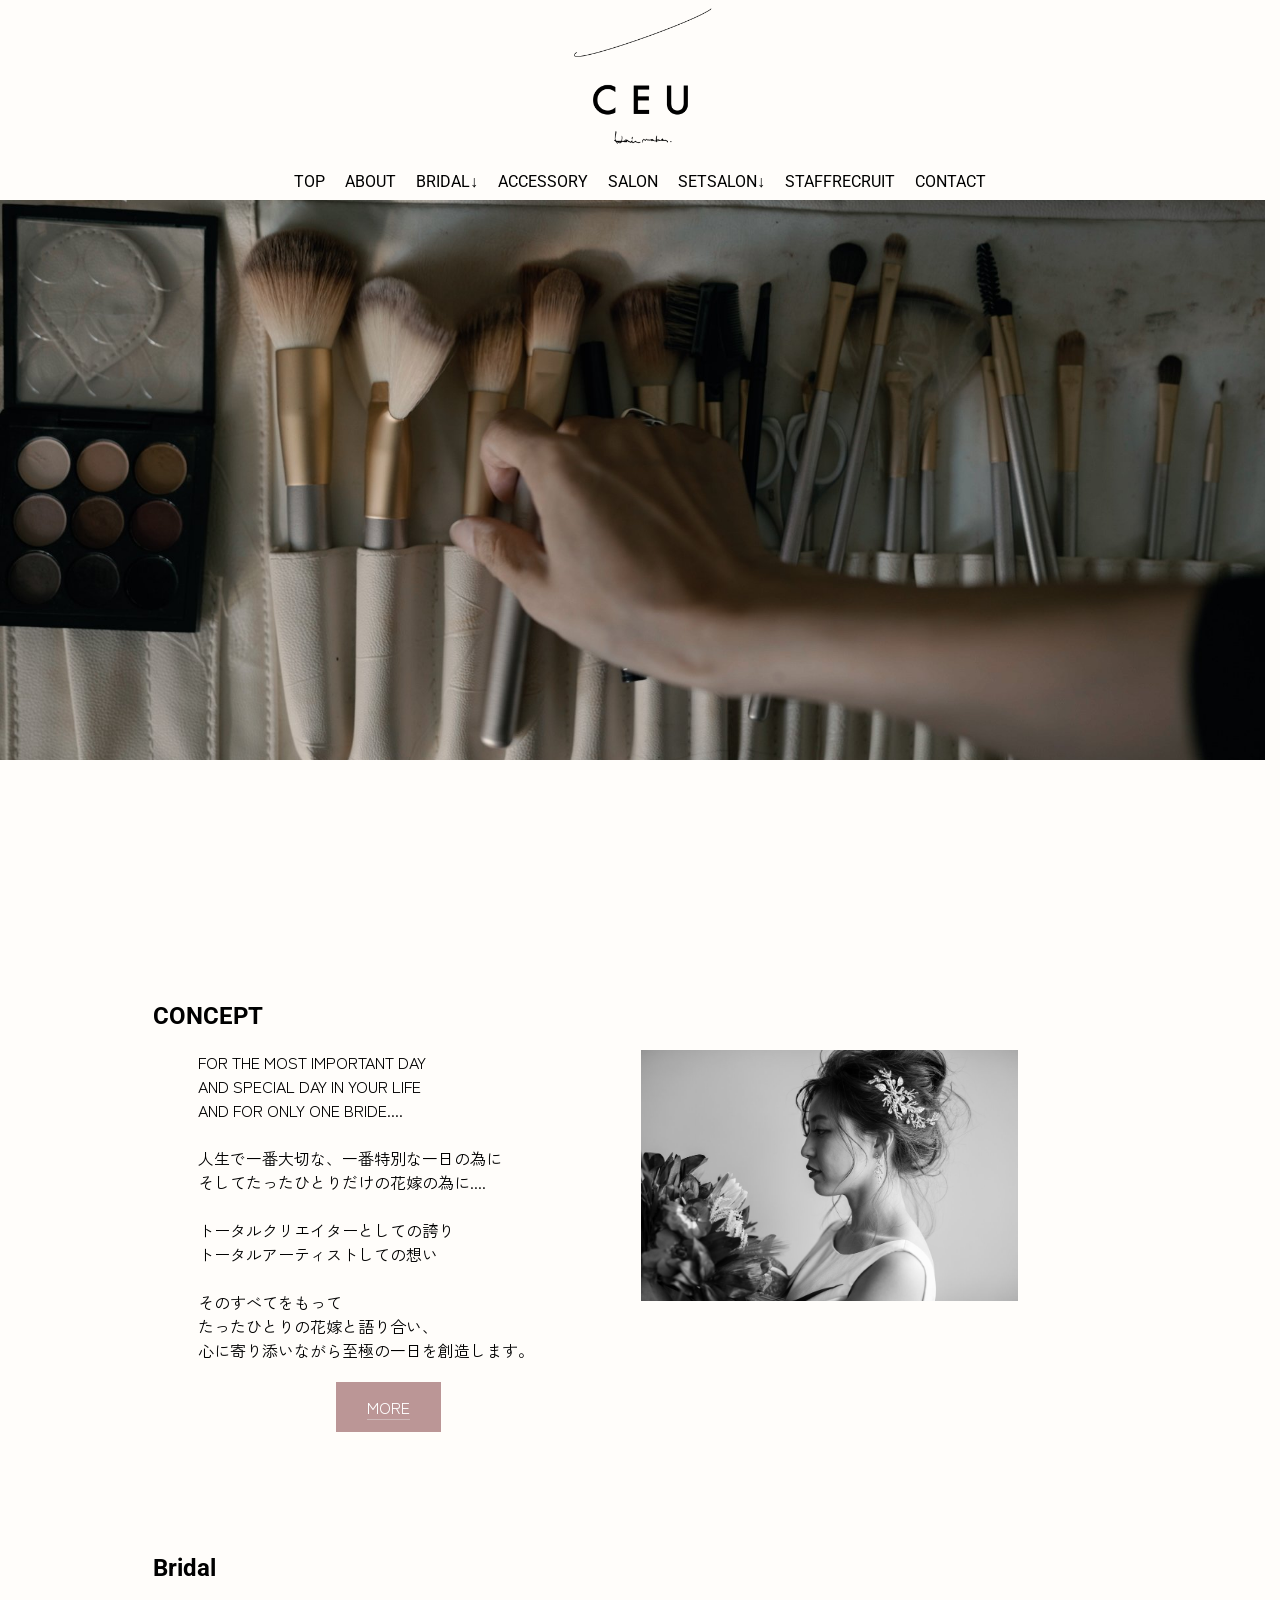
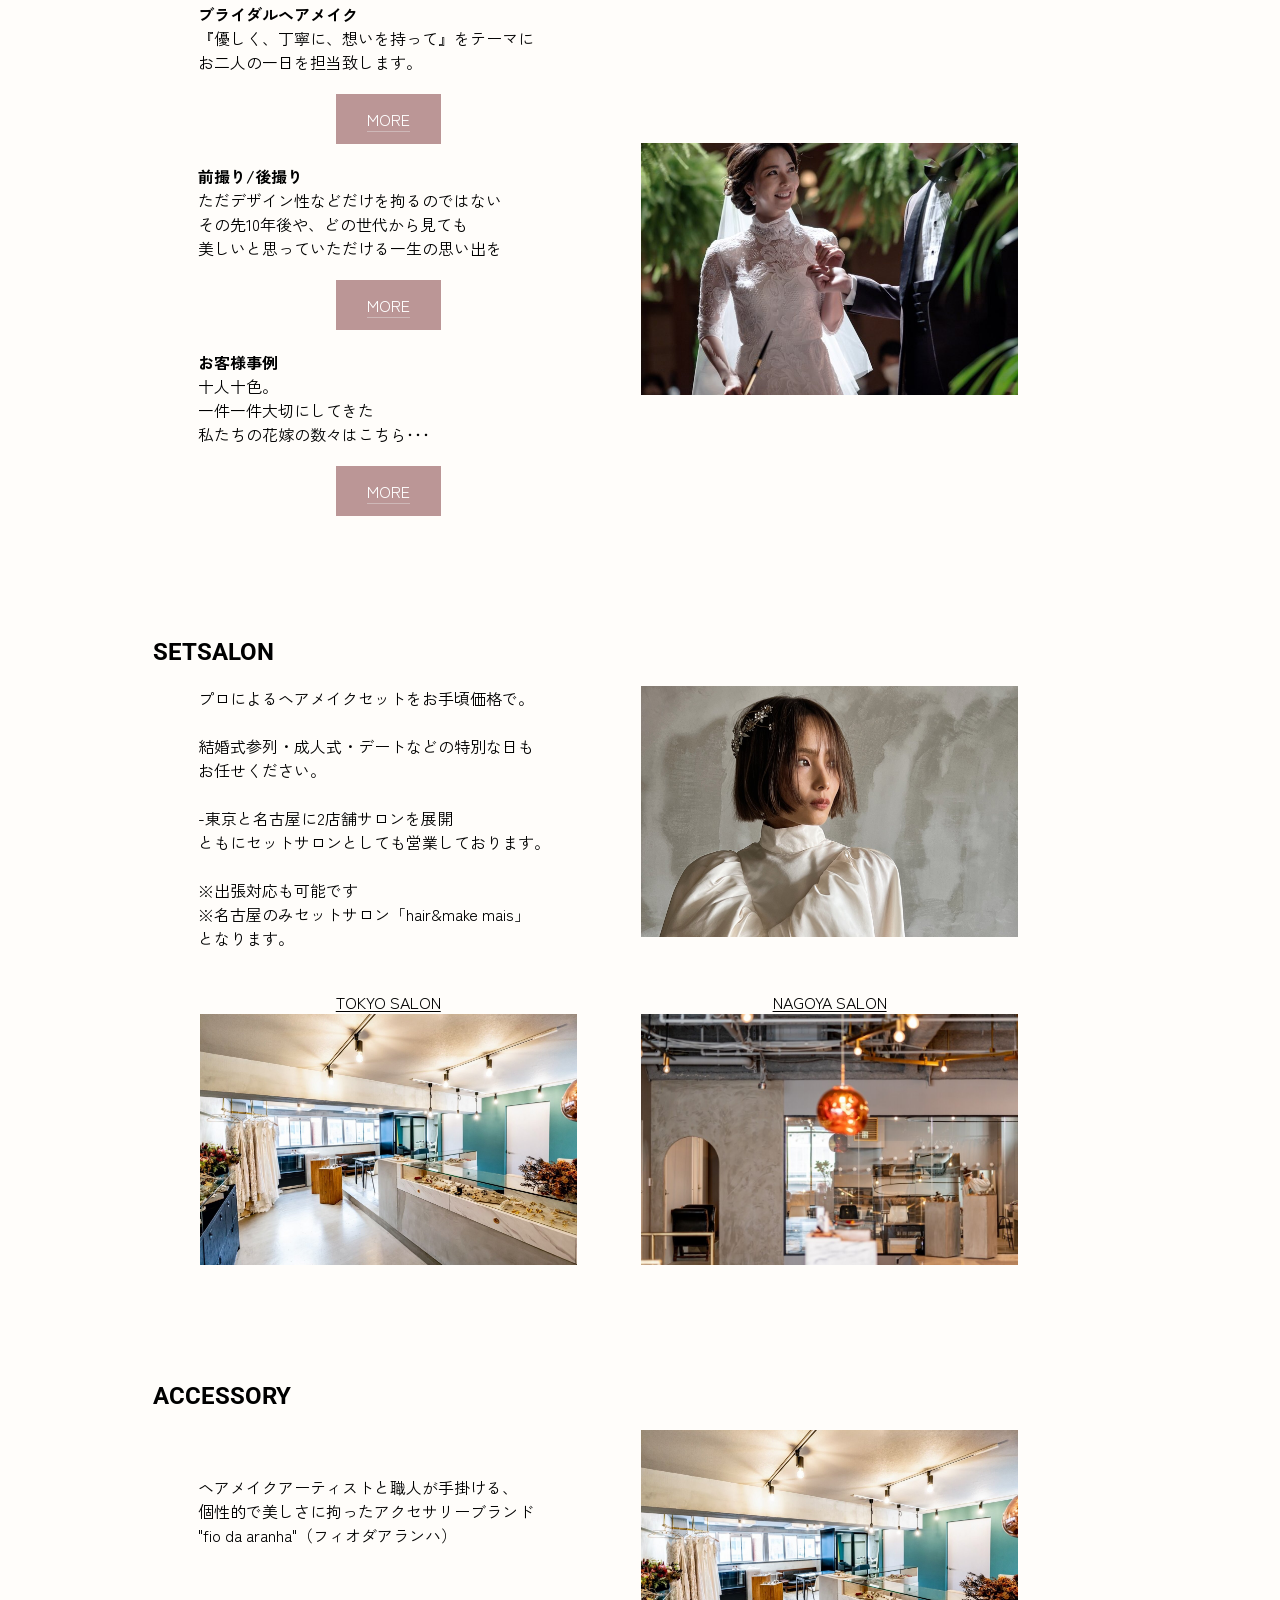
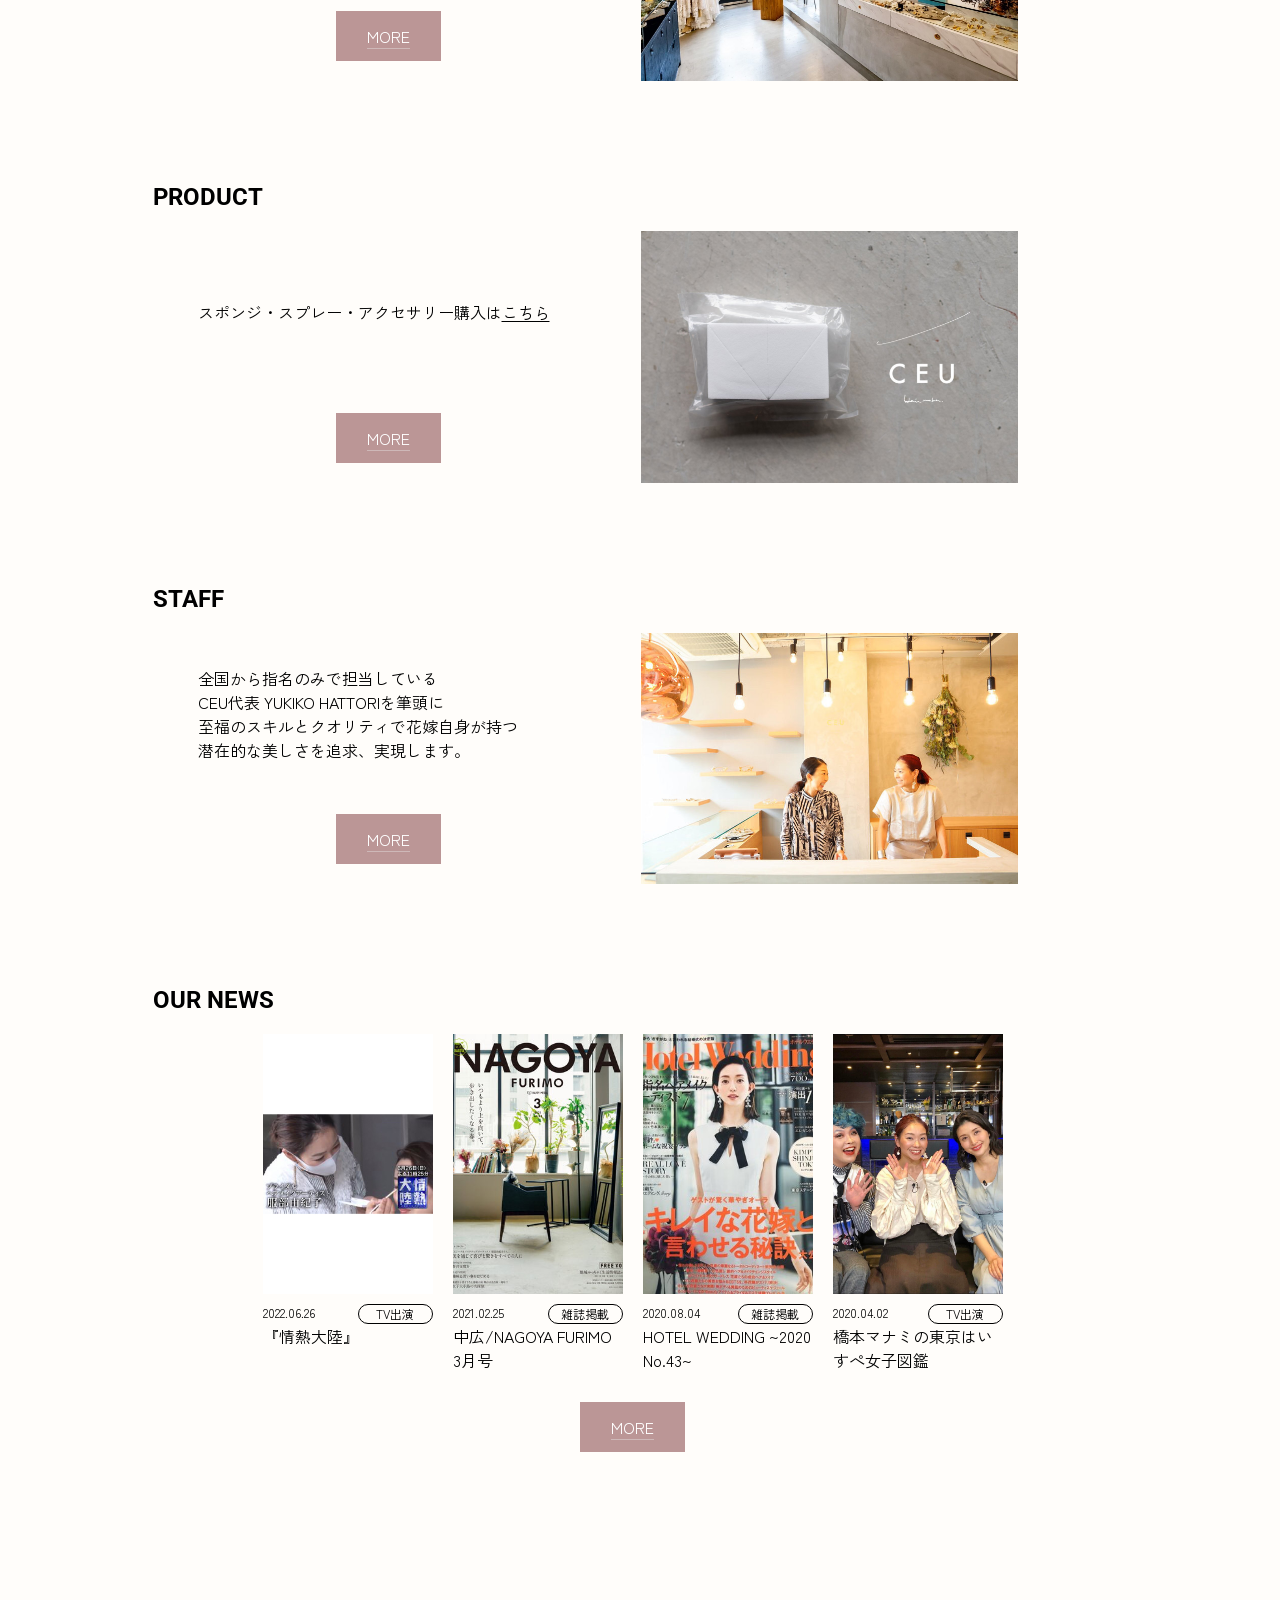
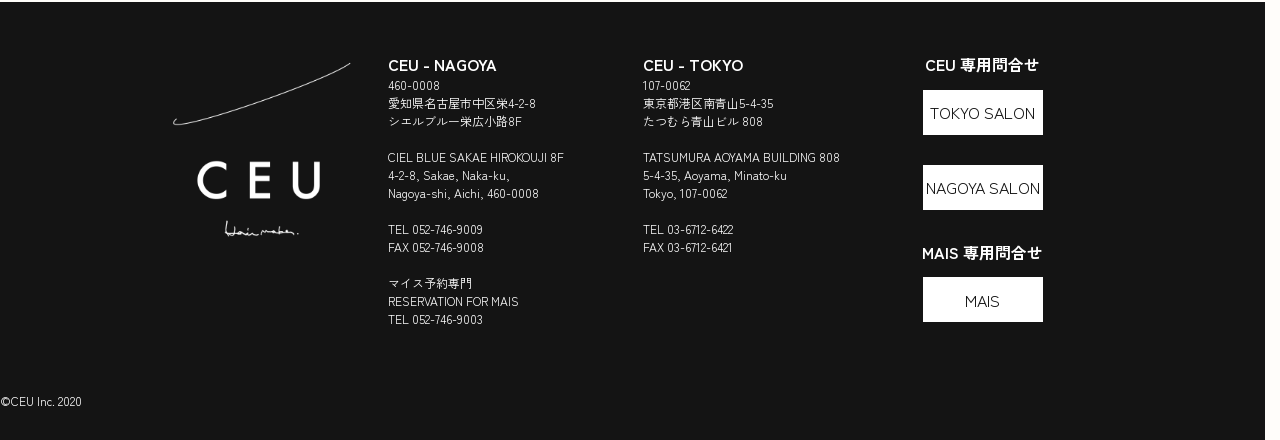
<file: index.html>
<!DOCTYPE html>
<head>
    <title>TOP — CEU -Hairmakeup-</title>
    <link rel="stylesheet" href="css/reset.css">
    <link rel="stylesheet" href="css/style.css">
    <!-- google font -->
    <link rel="preconnect" href="https://fonts.googleapis.com">
    <link rel="preconnect" href="https://fonts.gstatic.com" crossorigin>
    <link href="https://fonts.googleapis.com/css2?family=Noto+Sans+JP:wght@100..900&family=Noto+Serif+JP:wght@200..900&family=Roboto:ital,wght@0,100..900;1,100..900&family=Zen+Kaku+Gothic+New&display=swap" rel="stylesheet">
    <!-- <meta name="color-scheme" content="light"> -->
    <meta name="viewport" content="width=device-width, initial-scale=1.0">
</head>
<body>
    <div id="wrapper">
    <header class="Header Header--top">
        <div id="he-imgbox">
            <a href="https://www.ceu0116.com/">
                <img src="./img/LOGO.png">
            </a>
        </div>
        <!-- nav -->
        <nav id="header-nav" class="header-nav"><ul id="menu-main" class="h-ul">
            <li class="header-items"><a href="/">TOP</a></li>
            <li class="header-items"><a href="/">ABOUT</a></li>
            <li class="header-items"><a href="/">BRIDAL</a><button class="sub-menu-btn">↓</button>
                <ul class="sub-menu">
                    <li class="sub-menu-items"><a href="/">BRIDAL HAIR MAKE</a></li>
                    <li class="sub-menu-items"><a href="/">前撮り/後撮り</a></li>
                    <li class="sub-menu-items"><a href="/">お客様事例</a></li>
                </ul>
            </li>
            <li class="header-items"><a href="/">ACCESSORY</a></li>
            <li class="header-items"><a href="/">SALON</a></li>
            <li class="header-items"><a href="/">SETSALON</a><button class="sub-menu-btn">↓</button>
                <ul class="sub-menu">
                    <li class="sub-menu-items"><a href="/">CEU - TOKYO</a></li>
                    <li class="sub-menu-items"><a href="/">CEU - NAGOYA</a></li>
                </ul>
            </li>
            <li class="header-items"><a href="/">STAFFRECRUIT</a></li>
            <li class="header-items"><a href="/">CONTACT</a></li>
        </ul></nav>
        <!-- nav responsive -->
        <a href="#0" id="header-nav-toggle" class="header-nav-toggle">Menu<span></span></a>
    </header>
    <!-- ヘッド画像 -->
    <div class="headimg">
        <img src="./img/head01.jpg">
    </div>
    <div id="main-content">

        <!-- concept -->
        <section id="concept" class="sections sections-rest">
            <h2 class="sec_h">CONCEPT</h2>
            <div class="img_container">
                <img class="sec_img" src="./img/sec01.jpg">
            </div>
            <p class="sec_p">
                FOR THE MOST IMPORTANT DAY<br>
                AND SPECIAL DAY IN YOUR LIFE<br>
                AND FOR ONLY ONE BRIDE....<br>
                <br>
                人生で一番大切な、一番特別な一日の為に<br>
                そしてたったひとりだけの花嫁の為に....<br>
                <br>
                トータルクリエイターとしての誇り<br>
                トータルアーティストしての想い<br>
                <br>
                そのすべてをもって<br>
                たったひとりの花嫁と語り合い、<br>
                心に寄り添いながら至極の一日を創造します。
            </p>
            <span class="sec_more more-btn">
                <a href="./">MORE</a>
            </span>
        </section>

        <!-- ブライダル -->
        <section id="Bridal" class="Bridal sections sections-rest">
            <div class="img_container">
                <img class="sec_img" src="./img/sec05.jpg">
            </div>
            <!-- 1 -->
            <h2 class="sec_h">Bridal</h2>
            <p class="sec_p br-sec_p1">
                <strong>ブライダルヘアメイク</strong><br>
                『優しく、丁寧に、想いを持って』をテーマに<br>
                お二人の一日を担当致します。
            </p>
            <span class="sec_more more-btn">
                <a href="./">MORE</a>
            </span>
            <!-- 2 -->
            <p class="sec_p br-sec_p2">
                <strong>前撮り/後撮り</strong><br>
                ただデザイン性などだけを拘るのではない<br>
                その先10年後や、どの世代から見ても<br>
                美しいと思っていただける一生の思い出を
            </p>
            <span class="sec_more more-btn br-sec_btn2">
                <a href="./">MORE</a>
            </span>
            <!-- 3 -->
            <p class="sec_p br-sec_p3">
                <strong>お客様事例</strong><br>
                十人十色。<br>
                一件一件大切にしてきた<br>
                私たちの花嫁の数々はこちら･･･
            </p>
            <span class="sec_more more-btn br-sec_btn3">
                <a href="./">MORE</a>
            </span>
        </section>

        <!-- セットサロン -->
        <section id="setsalon" class="setsalon sections sections-rest">
            <div class="img_container">
                <img id="img_setsalon" class="sec_img" src="./img/sec03.jpg">
            </div>
            <h2 class="sec_h">SETSALON</h2>
            <p class="sec_p">
                プロによるヘアメイクセットをお手頃価格で。<br>
                <br>
                結婚式参列・成人式・デートなどの特別な日も<br>
                お任せください。<br>
                <br>
                -東京と名古屋に2店舗サロンを展開<br>
                ともにセットサロンとしても営業しております。<br>
                <br>
                ※出張対応も可能です<br>
                ※名古屋のみセットサロン「hair&make mais」<br>
                となります。
            </p>
            <!-- <span class="sec_more more-btn">
                <a href="./">MORE</a>
            </span> -->
            <p class="setsalon_exp">
                
            </p>
            <span class="setsalon_imgs sts_i1 imgbox">
                <a href="./">TOKYO SALON</a>
                <img id="img_setsalon" src="./img/sec02.jpg">
            </span>
            <span class="setsalon_imgs sts_i2 imgbox">
                <a href="./">NAGOYA SALON</a>
                <img id="img_setsalon" src="./img/sec04.jpg">
            </span>
        </section>

        <!-- アクセサリー -->
        <section id="accessory" class="sections sections-rest">
            <div class="img_container">
                <img class="sec_img" src="./img/sec02.jpg">
            </div>
            <h2 class="sec_h">ACCESSORY</h2>
            <p class="sec_p">
                ヘアメイクアーティストと職人が手掛ける、<br>
                個性的で美しさに拘ったアクセサリーブランド<br>
                "fio da aranha"（フィオダアランハ）
            </p>
            <span class="sec_more more-btn">
                <a href="./">MORE</a>
            </span>
        </section>

        <!-- PRODUCT -->
        <section id="product" class="sections sections-rest">
            <div class="img_container">
                <img class="sec_img" src="./img/sec06.jpg">
            </div>
            <h2 class="sec_h">PRODUCT</h2>
            <p class="sec_p">
                スポンジ・スプレー・アクセサリー購入は<a href="./">こちら</a>
            </p>
            <span class="sec_more more-btn">
                <a href="./">MORE</a>
            </span>
        </section>

        <!-- STAFF -->
        <section id="staff" class="sections sections-rest">
            <div class="img_container">
                <img class="sec_img" src="./img/sec07.jpg">
            </div>
            <h2 class="sec_h">STAFF</h2>
            <p class="sec_p">
                全国から指名のみで担当している<br>
                CEU代表 YUKIKO HATTORIを筆頭に<br>
                至福のスキルとクオリティで花嫁自身が持つ<br>
                潜在的な美しさを追求、実現します。
            </p>
            <span class="sec_more more-btn">
                <a href="./">MORE</a>
            </span>
        </section>

        <!-- NEWS -->
        <section id="news" class="news sections-rest">
            <h2 class="sec_h">OUR NEWS</h2>
            <div class="newsbox">
                <ul class="list--news">
                    <li class="inview view">
                        <a href="./">
                        <div class="newsimgbox">
                            <img src="./img/news01.jpg">
                        </div>
                        <p class="date">2022.06.26<span class="category">TV出演</span></p>
                        <p class="tit">『情熱大陸』</p>
                        </a>
                    </li>
                    <li class="inview view">
                        <a href="./">
                        <div class="newsimgbox">
                            <img src="./img/news02.jpg">
                        </div>
                        <p class="date">2021.02.25<span class="category">雑誌掲載</span></p>
                        <p class="tit">中広/NAGOYA FURIMO 3月号</p>
                        </a>
                    </li>
                    <li class="inview view">
                        <a href="./">
                        <div class="newsimgbox">
                            <img src="./img/news03.jpg">
                        </div>
                        <p class="date">2020.08.04<span class="category">雑誌掲載</span></p>
                        <p class="tit">HOTEL WEDDING ~2020 No.43~</p>
                        </a>
                    </li>
                    <li class="inview view">
                        <a href="./">
                        <div class="newsimgbox">
                            <img src="./img/news04.jpg">
                        </div>
                        <p class="date">2020.04.02<span class="category">TV出演</span></p>
                        <p class="tit">橋本マナミの東京はいすぺ女子図鑑</p>
                        </a>
                    </li>
                </ul>
                <span class="sec_more more-btn">
                    <a href="./">MORE</a>
                </span>
            </div>
        </section>
</div> <!-- main content -->
<footer>
<div id="footer-mainbox" class="footer-mainbox">
    <!-- left -->
    <span id="footer-logo"><img src="./img/LOGO.png"></span>
    <!-- nagoya -->
    <span id="fo-address-nagoya">
        <b>CEU - NAGOYA</b>
        <p>
            460-0008<br>
            愛知県名古屋市中区栄4-2-8<br>
            シエルブルー栄広小路8F<br>
            <br>
            CIEL BLUE SAKAE HIROKOUJI 8F<br>
            4-2-8, Sakae, Naka-ku,<br>
            Nagoya-shi, Aichi, 460-0008<br>
            <br>
            TEL 052-746-9009<br>
            FAX 052-746-9008<br>
            <br>
            マイス予約専門<br>
            RESERVATION FOR MAIS<br>
            TEL 052-746-9003<br>
        </p>
    </span>
    <!-- tokyo -->
    <span id="fo-address-tokyo">
        <b>CEU - TOKYO</b>
        <p>
            107-0062<br>
            東京都港区南青山5-4-35<br>
            たつむら青山ビル 808<br>
            <br>
            TATSUMURA AOYAMA BUILDING 808<br>
            5-4-35, Aoyama, Minato-ku<br>
            Tokyo, 107-0062<br>
            <br>
            TEL 03-6712-6422<br>
            FAX 03-6712-6421
        </p>
    </span>
    <!-- right -->
    <span id="fo-inquiry-tit1" class="fo-right"><b>CEU 専用問合せ</b></span>
    <span id="fo-inquiry-bt1" class="fo-right"><a href="./">TOKYO SALON</a></span>
    <span id="fo-inquiry-bt2" class="fo-right"><a href="./">NAGOYA SALON</a></span>
    <span id="fo-inquiry-tit2" class="fo-right"><b>MAIS 専用問合せ</b></span>
    <span id="fo-inquiry-bt3" class="fo-right"><a href="./">MAIS</a></span>
</div>
    <div id="footer-copy"><p>©CEU Inc. 2020</p></div>
</footer>
</div>
    <script src="js/main.js"></script>
</body>
</file>
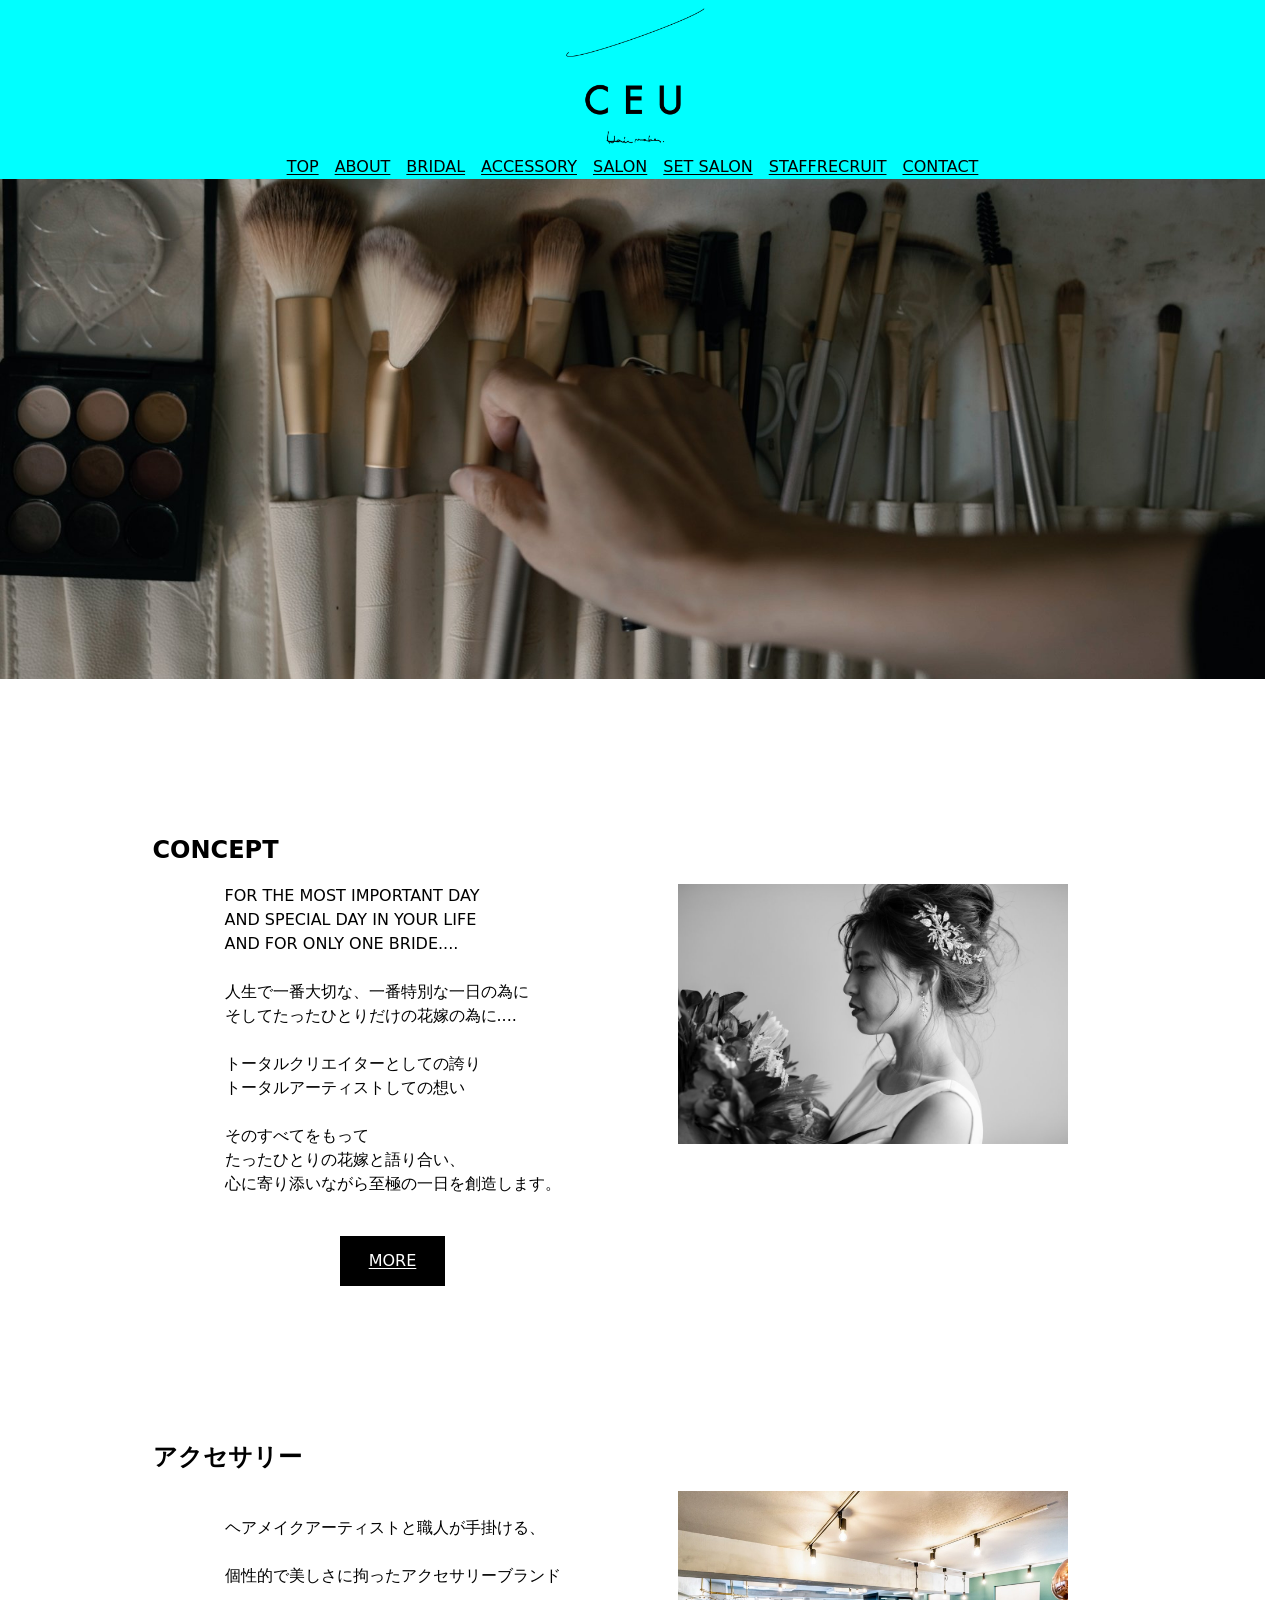
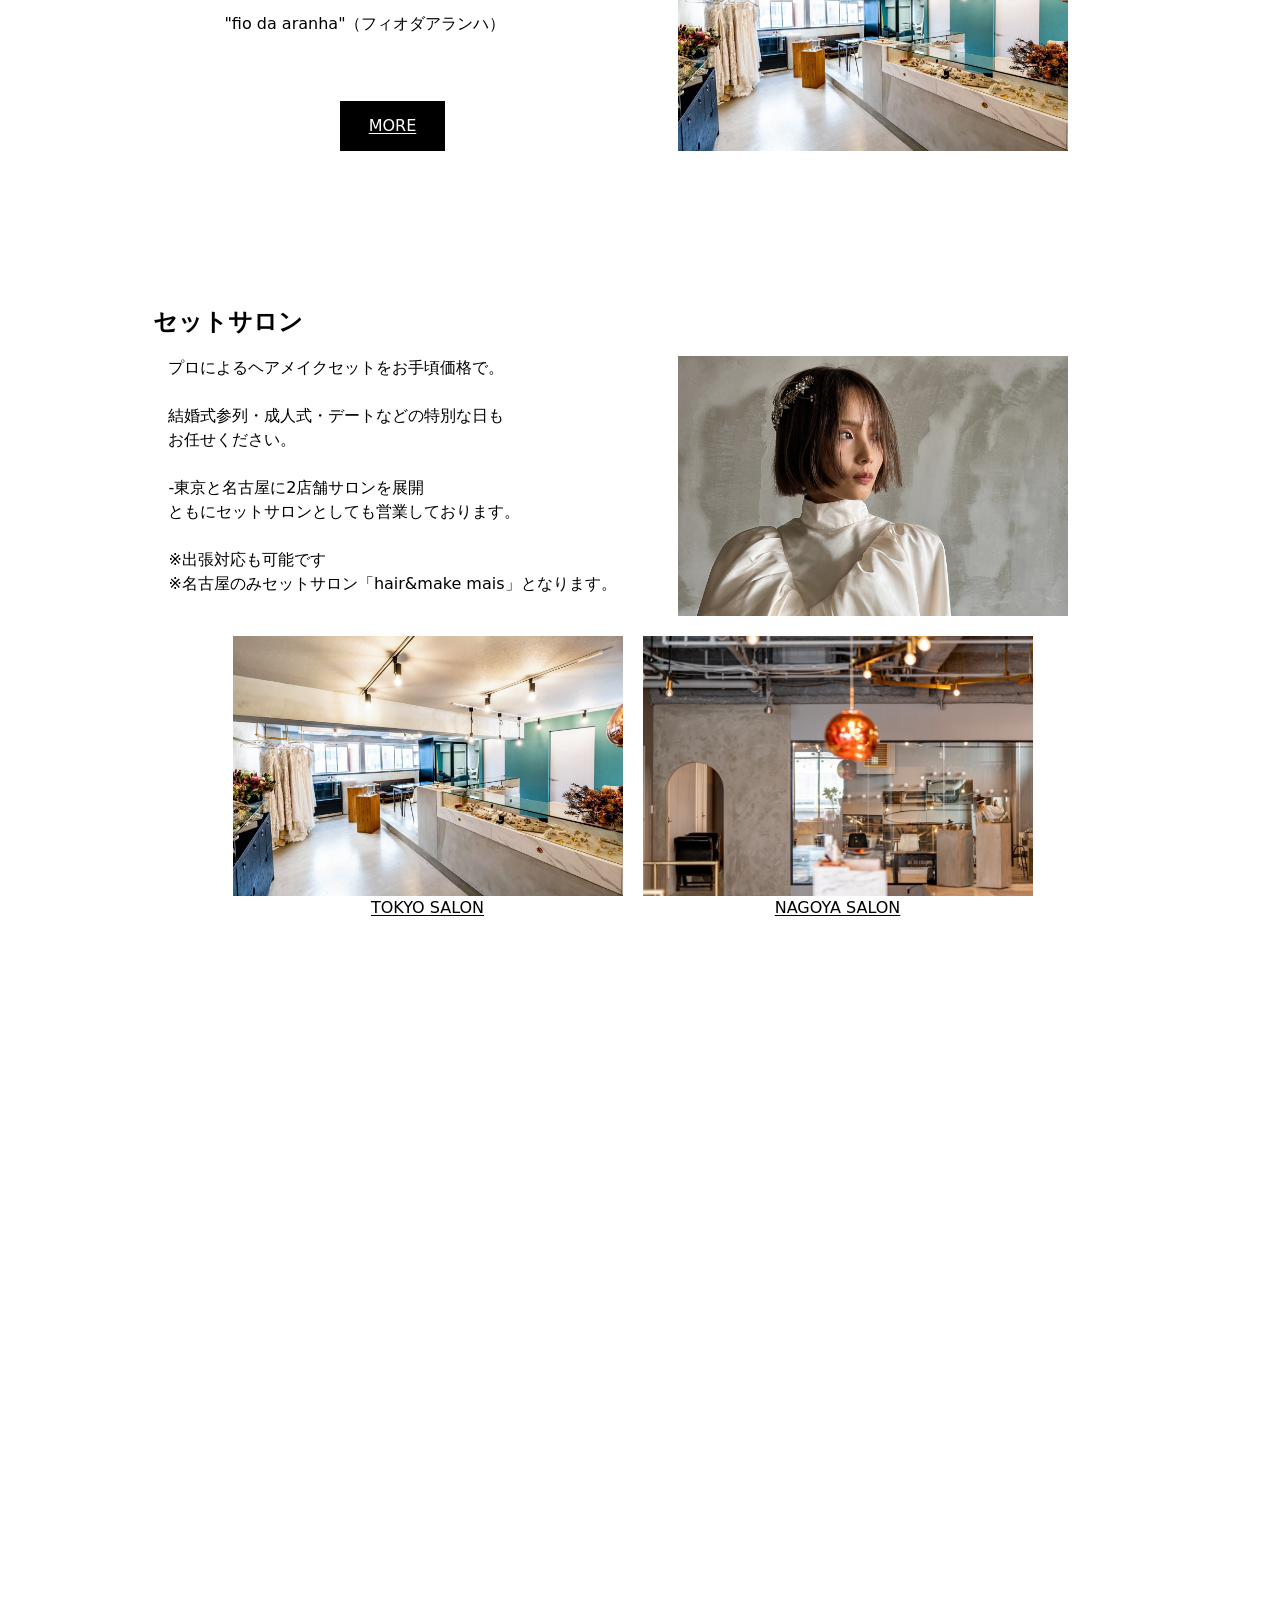
<file: home/index.html>
<!DOCTYPE html>
<head>
    <title>TOP — CEU -Hairmakeup-</title>
    <link rel="stylesheet" href="css/reset.css">
    <link rel="stylesheet" href="css/style.css">
</head>
<body>
    <header class="Header Header--top">
        <a href="https://www.ceu0116.com/">
            <img src="./img/LOGO.png">
        </a>
        <!-- nav -->
        <nav id="header-nav" class="header-nav"><ul id="menu-main" class="menu">
            <li><a href="/">TOP</a></li>
            <li><a href="/">ABOUT</a></li>
            <li><a href="/">BRIDAL</a></li>
            <li><a href="/">ACCESSORY</a></li>
            <li><a href="/">SALON</a></li>
            <li><a href="/">SET SALON</a></li>
            <li><a href="/">STAFFRECRUIT</a></li>
            <li><a href="/">CONTACT</a></li>
        </ul></nav>
    </header>
    <div id="main-img">
        <!-- ヘッド画像 -->
        <div class="headimg">
            <img src="./img/head01.jpg">
        </div>
    </div>
    <div id="main-content">

        <!-- concept -->
        <div id="concept" class="sections">
            <h2 class="sec_h">CONCEPT</h2>
            <span class="sec_img imgbox">
                <img src="./img/sec01.jpg">
            </span>
            <p class="sec_p">
                FOR THE MOST IMPORTANT DAY<br>
                AND SPECIAL DAY IN YOUR LIFE<br>
                AND FOR ONLY ONE BRIDE....<br>
                <br>
                人生で一番大切な、一番特別な一日の為に<br>
                そしてたったひとりだけの花嫁の為に....<br>
                <br>
                トータルクリエイターとしての誇り<br>
                トータルアーティストしての想い<br>
                <br>
                そのすべてをもって<br>
                たったひとりの花嫁と語り合い、<br>
                心に寄り添いながら至極の一日を創造します。
            </p>
            <span class="sec_more more-btn">
                <a href="./">MORE</a>
            </span>
        </div>

        <!-- アクセサリー -->
        <div id="accessory" class="sections">
            <span class="sec_img imgbox">
                <img src="./img/sec02.jpg">
            </span>
            <h2 class="sec_h">アクセサリー</h2>
            <p class="sec_p">
                ヘアメイクアーティストと職人が手掛ける、<br>
                <br>
                個性的で美しさに拘ったアクセサリーブランド<br>
                <br>
                "fio da aranha"（フィオダアランハ）
            </p>
            <span class="sec_more more-btn">
                <a href="./">MORE</a>
            </span>
        </div>

        <!-- セットサロン -->
        <div id="setsalon" class="sections">
            <span class="sec_img imgbox">
                <img id="img_setsalon" src="./img/sec03.jpg">
            </span>
            <h2 class="sec_h">セットサロン</h2>
            <p class="sec_p">
                プロによるヘアメイクセットをお手頃価格で。<br>
                <br>
                結婚式参列・成人式・デートなどの特別な日も<br>
                お任せください。<br>
                <br>
                -東京と名古屋に2店舗サロンを展開<br>
                ともにセットサロンとしても営業しております。<br>
                <br>
                ※出張対応も可能です<br>
                ※名古屋のみセットサロン「hair&make mais」となります。
            </p>
            <!-- <span class="sec_more more-btn">
                <a href="./">MORE</a>
            </span> -->
            <p class="setsalon_exp">
                
            </p>
            <span class="setsalon_imgs sts_i1 imgbox">
                <img id="img_setsalon" src="./img/sec02.jpg">
                <a href="./">TOKYO SALON</a>
            </span>
            <span class="setsalon_imgs sts_i2 imgbox">
                <img id="img_setsalon" src="./img/sec04.jpg">
                <a href="./">NAGOYA SALON</a>
            </span>
        </div>
    </div>
</body>
</file>
<file: css/style.css>
:root {
    --header-height: 200px;
    --header-img-height: 200px;
    --header-height-scrolled: 80px;
    --section-mtop: 100px;
    /* ダークモード無効 */
    color-scheme: light;
}

/* font用、スクロールフェードイン用 */
body {
    font-family: "Zen Kaku Gothic New", sans-serif;
    background-color: rgb(255,253,250);
    h2, nav {
        font-family: "Roboto", sans-serif;
    }
    section {
        opacity: 0;
        transform: translateY(50px);
        transition: all 1s cubic-bezier(.175,.885,1,1);
    }
    .sections-scrolled {
        opacity: 1;
        transform: translate(0px);
    }
}
#wrapper {
    min-height: 100vh;
}


/* ~~~~~~~~~~~~~~~~~~~~ヘッダー~~~~~~~~~~~~~~~~~~~~ */

/* ヘッダー初期 */
.Header--top {
    transition: all 0.25s;
    position: fixed;
    z-index: 1;
    background: rgba(255, 253, 250, 0.95);
    top: 0;
    height: var(--header-height);
    width: 100%;
    #he-imgbox {
        height: 155px;
        display: flex;
        justify-content: center;
        a {
            img {
                margin: auto;
                height: 100%;
            }
        }
    }
    .header-nav{
        margin-top: 15px;
    }
    .h-ul {
        display: flex;
        justify-content: center;
        gap: 20px;
        /* !!!!!!!!!!!!!!!!!!!!!!!!!!!!!!!!!!!!!!!!!!!!!!!!!!!!!!!!!!!!!!!!!!!!!!!!!!!!!!!!!!!!!!!!!!!!!!!!! */
        .sub-menu {
            display: none;
        }
    }
    a {
        text-decoration: none;
    }
    #header-nav-toggle {
        /* Menuの文字を隠して判定物扱い */
        color: transparent;
    }
}

/* ヘッダースクロール */
/* 変化後 */
/* ！記述位置 */
.Header-scrolled {
    height: var(--header-height-scrolled);
    padding: 12px 60px;
    display: flex;
    justify-content: space-between;
    #he-imgbox {
        height: 50px;
    }
    .header-nav {
        align-self: center;
        margin-top: 0;
        top: var(--header-height-scrolled) !important;
        /* display: none; */
    }
    .header-nav-toggle {
        display: none;
    }
}
/* 955以下 バーガーメニュー出現 */
@media screen and (max-width: 955px) {
    .Header--top {
        padding: 12px 20px;
        display: grid;
        grid-template-columns: 1fr auto 1fr;;
        #he-imgbox {
            /* grid中央寄せ */
            grid-column: 2;
        }
        .header-nav {
            position: absolute;
            top: var(--header-height);
            left: 0px;
            margin-top: 0px; /* 打ち消し */
            /* anime .h-r-active対応 */
            opacity: 0;
            transform: translateX(-150px);
            display: none; 
            transition: opacity .45s cubic-bezier(.104,.204,.492,1), transform .25s cubic-bezier(.104,.204,.492,1), display .25s cubic-bezier(.104,.204,.492,1) allow-discrete;
        }
        .h-ul {
            display: block;
            padding: 0 50px;
            .header-items {
                font-size: 1.3rem;
                display: flex;
                flex-wrap: wrap;
                border-bottom: 1px solid rgba(0, 0, 0, .25);
                a {
                    display: flex;
                    align-items: center;
                    padding: 8px 0;
                    /* !!!!!!!!!!!!!!!!!!!!!!!!!!!!!!!!!!!!!!!!!!!!!!!!!!! */
                    max-width: calc(100% - 60px);
                    flex: 1 1 0;
                }
                .sub-menu {
                    display: none;
                    width: 100%;
                    padding-left: 13px;
                    opacity: 0;
                    transform: translateX(-150px);
                    transition: opacity .45s cubic-bezier(.104,.204,.492,1), transform .25s cubic-bezier(.104,.204,.492,1), display .25s cubic-bezier(.104,.204,.492,1) allow-discrete;
                    .sub-menu-items{
                        border-top: 1px solid rgba(0, 0, 0, .25);
                    }
                }
                .sub-menu-active {
                    display: block;
                    opacity: 1;
                    transform: translateX(0);
                }
                @starting-style {
                    .sub-menu-active {
                        transform: translateX(-150px);
                        opacity: 0;
                    }
                }
            }
        }
        /* クリックしたら展開される */
        .h-r-active {
            height: 100dvh;
            background: rgba(255, 253, 250, 0.95);
            width: 100%;
            /* anime .header-nav対応 */
            opacity: 1;
            transform: translateX(0);
            display: block;
        }
        /* anime .header-nav→.h-r-active */
        @starting-style {
            .h-r-active {
                transform: translateX(-150px);
                opacity: 0;
            }
        }
        
        .header-nav-toggle {
            /* grid右寄せ */
            grid-column: 3;
            justify-self: end;
            line-height: 65px;
            width: 24px;
            display: block;
            /* バーガーアニメ */
            span, span::before, span::after {
                content: "";
                background: #000000;
                display: inline-block;
                position: absolute;
                height: 3px;
                width: 24px;
                top: 50%;
                transition: transform 0.2s;
                transform-origin: 0% 50%;
            }
            span::before {
                top: -8px;
            }
            span::after {
                top: 8px;
            }
        }
        /* 開閉アニメ */
        .h-r-activer {
            span {
                background: transparent;
            }
            span::before{
                transform: translateX(4px) translateY(-1px) rotate(45deg);
            }
            span::after{
                transform: translateX(4px) translateY(0px) rotate(-45deg);;
            }
        }
    }
}


/* ~~~~~~~~~~~~~~~~~~~~内容部~~~~~~~~~~~~~~~~~~~~ */


/* メイン画像 */
.headimg {
    margin-top: var(--header-height);
    width: 100%;
    height: calc(100vh - var(--header-height));
    img {
        height: 80%;
        width: 100%;
        object-fit: cover;
    }
}

@layer normalsec, bridalsec, setsec, responsiv;
#main-content {
    max-width: 960px;
    width: 90%;
    margin: auto;
    padding-bottom: 150px;
    img {
        width: 100%;
        height: auto;
        object-fit: cover;
        aspect-ratio: 360 / 240;
        /* border-radius: 12px; */
    }
    #img_setsalon {
        object-position: 0 14%;
    }

    @layer normalsec;
    .sections {
        margin-top: var(--section-mtop);
        display: grid;
        grid-template-columns: 1fr 1fr;
        gap: 0 17px;
        grid-template-rows: 50px auto 90px;
        .img_container {
            grid-row: 2/4;
            grid-column: 2;
            width: 80%;
            overflow: hidden;
        }
        .sec_h {
            grid-column: 1;
            justify-self: start;
        }
        .sec_p {
            grid-column: 1;
            grid-row: 2;
            align-self: center;
            padding-left: 45px;
        }
        .sec_more {
            grid-column: 1;
            grid-row: 3;
            justify-self: center;
            align-self: center;
        }
    }
    @layer bridalsec;
    .Bridal {
        grid-template-rows: 50px auto 90px auto 90px auto 90px;
        .img_container {
            grid-row: 2/-1;
            grid-column: 2;
            align-self: center;
        }
        .br-sec_p2 {
            grid-row: 4;
        }
        .br-sec_btn2 {
            grid-row: 5;
        }
        .br-sec_p3 {
            grid-row: 6;
        }
        .br-sec_btn3 {
            grid-row: 7;
        }
    }
    @layer setsec;
    .setsalon {
        grid-template-rows: 50px auto 40px 290px;
        .setsalon_imgs {
            grid-row: 4;
            text-align: center;
        }
        .sts_i1 {
            justify-self: center;
        }
        .sts_i2 {
            justify-self: start;
        }
        .imgbox {
            width: 80%;
        }
    }
    /* MORE btn */
    .more-btn {
        height: 50px;
        width: 105px;
        background-color: #bb9696;
        align-self: end;
        text-align: center;
        align-content: center;
        a {
            color: white;
            text-decoration: none;
            display: inline-flex;
            line-height: 1.1rem;
            position: relative;
        }
        /* 下線アニメーション */
        a:after, a:before {
            content: "";
            display: block;
            position: absolute;
            top: calc(100% + 2px);
            left: 0;
            width: 100%;
            height: 1px;
            pointer-events: none;
        }
        a:before {
            background: rgba(236, 236, 236, 0.4);
        }
        a:after {
            background: rgba(236, 236, 236, 1.0);
            transform-origin: left center;
            transform: scaleX(0);
            transition: all .25s cubic-bezier(.104,.204,.492,1);
        }
        a:hover:after {
            transform: scaleX(1);
        }
    }
    /* NEWS */
    #news {
        margin-top: var(--section-mtop);
        
        h2 {
            height: 50px;
        }
        a {
            text-decoration: none;
        }
        ul {
            display: flex;
            justify-content: center;
            overflow-x: auto;
            scroll-snap-type: x mandatory;
        }
        li {
            scroll-snap-align: start;
            width: 170px;
            margin: 0 10px;
        }
        .newsimgbox {
            overflow: hidden;
            img {
                width: 100%;
                height: auto;
                object-fit: cover;
                aspect-ratio: 170 / 260;
            }
        }
        .date {
            margin-top: 10px;
            font-size: 12px;
        }
        p {
            display: flex;
            justify-content: space-between;
        }
        .category {
            width: 75px;
            text-align: center;
            border: 1px solid black;
            border-radius: 10px;
        }
        .sec_more {
            display: block;
            margin: 30px auto 0;
        }
    }

    @media screen and (max-width: 481px) {
        .sections {
            grid-template-columns: auto;
            grid-template-rows: auto auto auto auto;
            gap: 17px 0;
            .img_container {
                grid-row: 2;
                grid-column: 1; /* 打ち消し */ 
                justify-self: center;
            }
            .sec_p {
                grid-row: 3;
                padding: 0; /* 打ち消し */ 
                width: 80%;
                justify-self: center; /* 打ち消し */ 
            }
            .sec_more {
                grid-row: 4;
            }
        }
        .Bridal {
            grid-template-rows: auto auto auto auto auto auto auto;
            .br-sec_p1 {
                grid-row: 3;
            }
            .br-sec_btn1 {
                grid-row: 4;
            }
            .br-sec_p2 {
                grid-row: 5;
            }
            .br-sec_btn2 {
                grid-row: 6;
            }
            .br-sec_p3 {
                grid-row: 7;
            }
            .br-sec_btn3 {
                grid-row: 8;
            }
        }
        .setsalon {
            grid-template-rows: auto auto auto auto;
            grid-template-columns: 1fr 1fr;
            .img_container, .sec_p {
                grid-column: 1/-1;
            }
            .sts_i1, .sts_i2 {
                justify-self: center;
            }
        }
        #news {
            ul {
                justify-content: start;
                li {
                    .newsimgbox {
                        width: 170px;
                    }
                }
            }
        }
    }
}

footer {
    padding: 50px 0 30px;
    background-color: #141414;
    text-align: left;
    p, b {
        color: white;
    }
    p {
        font-size: 12px;
    }
    a {
        display: inline-block;
        min-width: 120px;
        height: 45px;
        color: #141414;
        text-decoration: none;
        background-color: white;
        text-align: center;
        align-content: center;
    }
    .footer-mainbox {
        display: grid;
        max-width: 1000px;
        width: 85%;
        margin: 0 auto;
        height: 300px;
        grid-template-columns: minmax(100px, 250px) minmax(200px, 250px) minmax(200px, 250px) 170px;
        grid-template-rows: 1fr 2fr 2fr 1fr 2fr;
        gap: 0 5px;
        
        #footer-logo {
            grid-column: 1;
            grid-row: 1/6;
            img {
                filter: invert(100%);
                width: 100%;
            }
        }
        #fo-address-nagoya {
            grid-column: 2;
            grid-row: 1/6;
        }
        #fo-address-tokyo {
            grid-column: 3;
            grid-row: 1/6;
        }
        .fo-right {
            grid-column: 4;
            justify-self: center;
        }
        #fo-inquiry-tit1 {
            grid-row: 1;
        }
        #fo-inquiry-bt1 {
            grid-row: 2;
        }
        #fo-inquiry-bt2 {
            grid-row: 3;
        }
        #fo-inquiry-tit2 {
            grid-row: 4;
        }
        #fo-inquiry-bt3 {
            grid-row: 5;
        }
    }
    #footer-copy {
        justify-self: center;
        margin-top: 40px;
    }
}
@media (max-width: calc( (100px + 5px + 200px + 5px + 200px + 5px + 170px) / 0.85)) {
    #footer-mainbox {
        grid-template-columns: minmax(100px, 1fr) minmax(100px, 1fr);
        height: 600px;
        grid-template-rows: 100px 7fr 1fr 1.2fr 1.2fr;
        gap: 10px 5px;
        #fo-inquiry-tit1, #fo-inquiry-bt1, #fo-inquiry-bt2 {
            grid-column: 1;
        }
        #fo-inquiry-tit2, #fo-inquiry-bt3 {
            grid-column: 2;
        }
        #footer-logo {
            grid-row: 1;
            img {
                height: 100%;
                width: auto;
            }
        }
        #fo-address-nagoya {
            grid-column: 1;
            grid-row: 2;
        }
        #fo-address-tokyo {
            grid-column: 2;
            grid-row: 2;
        }
        #fo-inquiry-tit1 {
            grid-row: 3;
        }
        #fo-inquiry-bt1 {
            grid-row: 4;
        }
        #fo-inquiry-bt2 {
            grid-row: 5;
        }
        #fo-inquiry-tit2 {
            grid-row: 3;
        }
        #fo-inquiry-bt3 {
            grid-row: 4;
        }
    }
}
</file>
<file: home/css/style.css>
.Header--top {
    /* debug */
    background-color: aqua;
    img {
        margin: auto;
        height: 155px;
    }
    #menu-main {
        display: flex;
        justify-content: center;
        li {
            padding: 0 8px;
        }
    }
}

#main-img {
    /* debug */
    background-color: darkolivegreen;
}
.headimg {
    height: 500px;
    img {
        width: 100%;
        height: 100%;
        object-fit: cover;
    }
}

@layer normalsec, setsec;
#main-content {
    max-width: 960px;
    margin: auto;
    width: 85%;
    /* debug */
    height: 3200px;
    /* background-color: rgb(179, 179, 255); */
    .imgbox {
        width: 390px;
        height: 260px;
        img {
            width: 100%;
            height: 100%;
            object-fit: cover;
        }
        #img_setsalon {
            object-position: 0 14%;
        }
    }

    @layer normalsec;
    .sections {
        /* debug */
        /* background-color: coral; */
        margin-top: 155px;
        display: grid;
        grid-template-columns: 1fr 1fr;
        grid-template-rows: 50px auto 90px;
        .sec_img {
            grid-row: 2/4;
            grid-column: 2;
            justify-self: center;
        }
        .sec_h {
            grid-column: 1;
            justify-self: start;
        }
        .sec_p {
            grid-column: 1;
            grid-row: 2;
            justify-self: center;
            align-self: center;
        }
        .sec_more {
            grid-column: 1;
            grid-row: 3;
            justify-self: center;
            align-self: center;
        }
        .more-btn {
            height: 50px;
            width: 105px;
            background-color: black;
            align-self: end;
            text-align: center;
            align-content: center;
            a {
                color: white;
            }
        }
    }
    @layer setsec;
    #setsalon {
        grid-template-rows: 50px auto 40px 290px;
        .setsalon_imgs {
            grid-row: 4;
            text-align: center;
        }
        .sts_i1 {
            justify-self: end;
            margin-right: 10px;
        }
        .sts_i2 {
            justify-self: start;
            margin-left: 10px;
        }
    }
}
</file>
